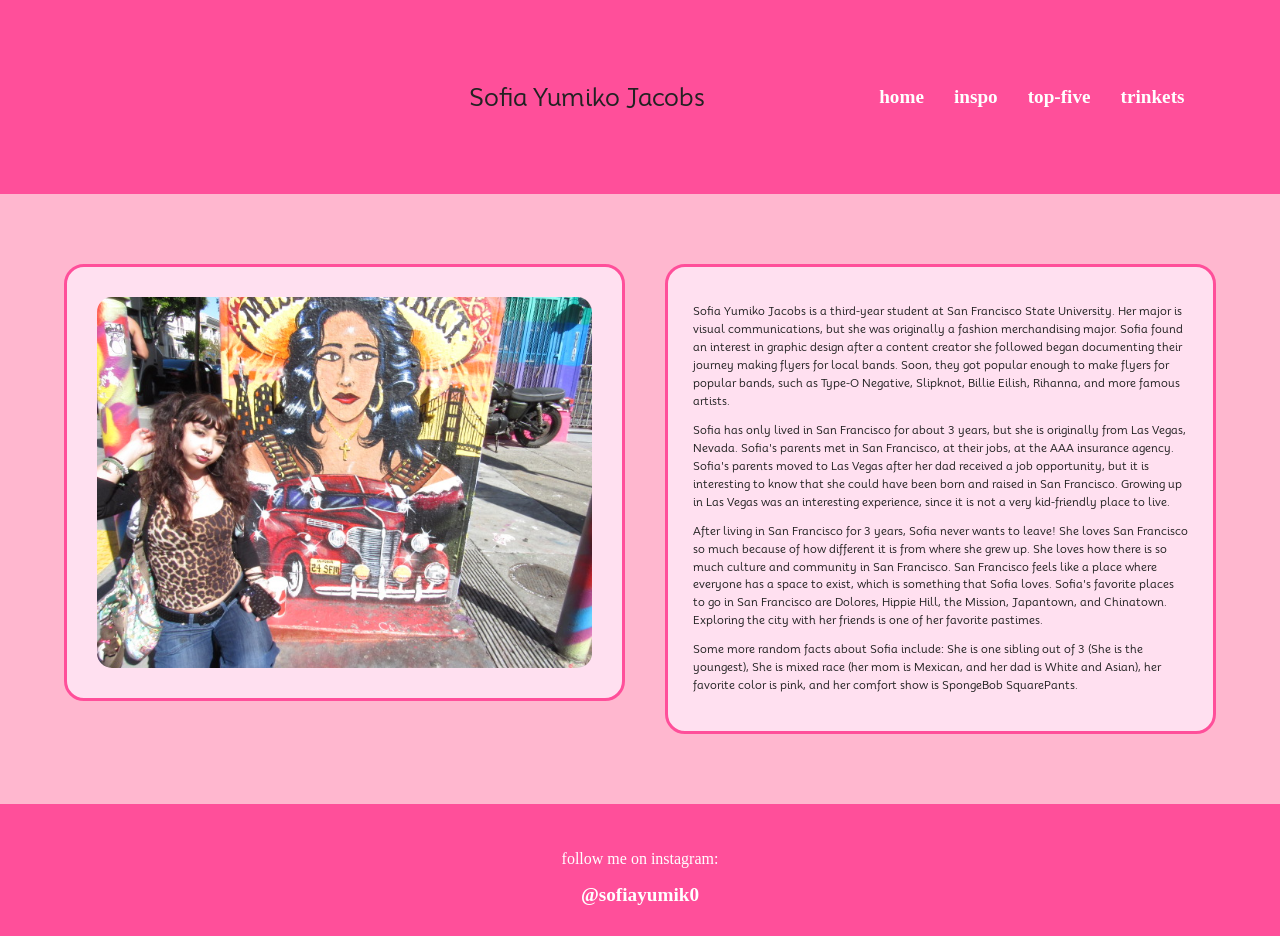
<file: index.html>
<!DOCTYPE html>
<html lang="en">
<head>
        <meta charset="UTF-8">
        <link rel="stylesheet" href="css/style.css">
        <title>sofia yumiko jacobs</title>

        <link rel="preconnect" href="https://fonts.googleapis.com">
        <link rel="preconnect" href="https://fonts.gstatic.com" crossorigin>
        <link href="https://fonts.googleapis.com/css2?family=Bungee&family=Sixtyfour&display=swap" rel="stylesheet">
        <link href="https://fonts.googleapis.com/css2?family=Mooli&display=swap" rel="stylesheet">


</head>
<body>
   <header>
    <div class="header-content">

        <div class="dog-gif">
            <iframe
                src="https://giphy.com/embed/6O9wVR97MWzyyMmx8d"
                width="200"
                height="120"
                frameBorder="0"
                class="giphy-embed"
                allowFullScreen>
            </iframe>
        </div>

        <h1 class="mooli-regular">Sofia Yumiko Jacobs</h1>

        <nav>
            <ul>
                <li><a href="index.html">home</a></li>
                <li><a href="inspo/inspo.html">inspo</a></li>
                <li><a href="top5/topfive.html">top-five</a></li>
                <li><a href="trinkets/trinkets.html">trinkets</a></li>
            </ul>
        </nav>

    </div>
</header>

<div class="row">
    <div class="img-box">
    <img src="img/me.png" alt="Sofia Yumiko Jacobs">
</div>

<div class="text-box">
<p>Sofia Yumiko Jacobs is a third-year student at San Francisco State University. Her major is visual communications, but she was originally a fashion merchandising major. Sofia found an interest in graphic design after a content creator she followed began documenting their journey making flyers for local bands. Soon, they got popular enough to make flyers for popular bands, such as Type-O Negative, Slipknot, Billie Eilish, Rihanna, and more famous artists.</p> 
    
   <p>Sofia has only lived in San Francisco for about 3 years, but she is originally from Las Vegas, Nevada. Sofia's parents met in San Francisco, at their jobs, at the AAA insurance agency. Sofia's parents moved to Las Vegas after her dad received a job opportunity, but it is interesting to know that she could have been born and raised in San Francisco. Growing up in Las Vegas was an interesting experience, since it is not a very kid-friendly place to live. </p>

    <p>After living in San Francisco for 3 years, Sofia never wants to leave! She loves San Francisco so much because of how different it is from where she grew up. She loves how there is so much culture and community in San Francisco. San Francisco feels like a place where everyone has a space to exist, which is something that Sofia loves. Sofia's favorite places to go in San Francisco are Dolores, Hippie Hill, the Mission, Japantown, and Chinatown. Exploring the city with her friends is one of her favorite pastimes. 
        <p>Some more random facts about Sofia include: She is one sibling out of 3 (She is the youngest), She is mixed race (her mom is Mexican, and her dad is White and Asian), her favorite color is pink, and her comfort show is SpongeBob SquarePants. </p>
</div>
</div>

<footer>
    <div class="footer-content">
        <p>follow me on instagram:</p>
        <a class="footer-link" href="https://www.instagram.com/sofiayumik0/" target="_blank">@sofiayumik0</a>
    </div>
</footer>

</body> 

</html>
</file>
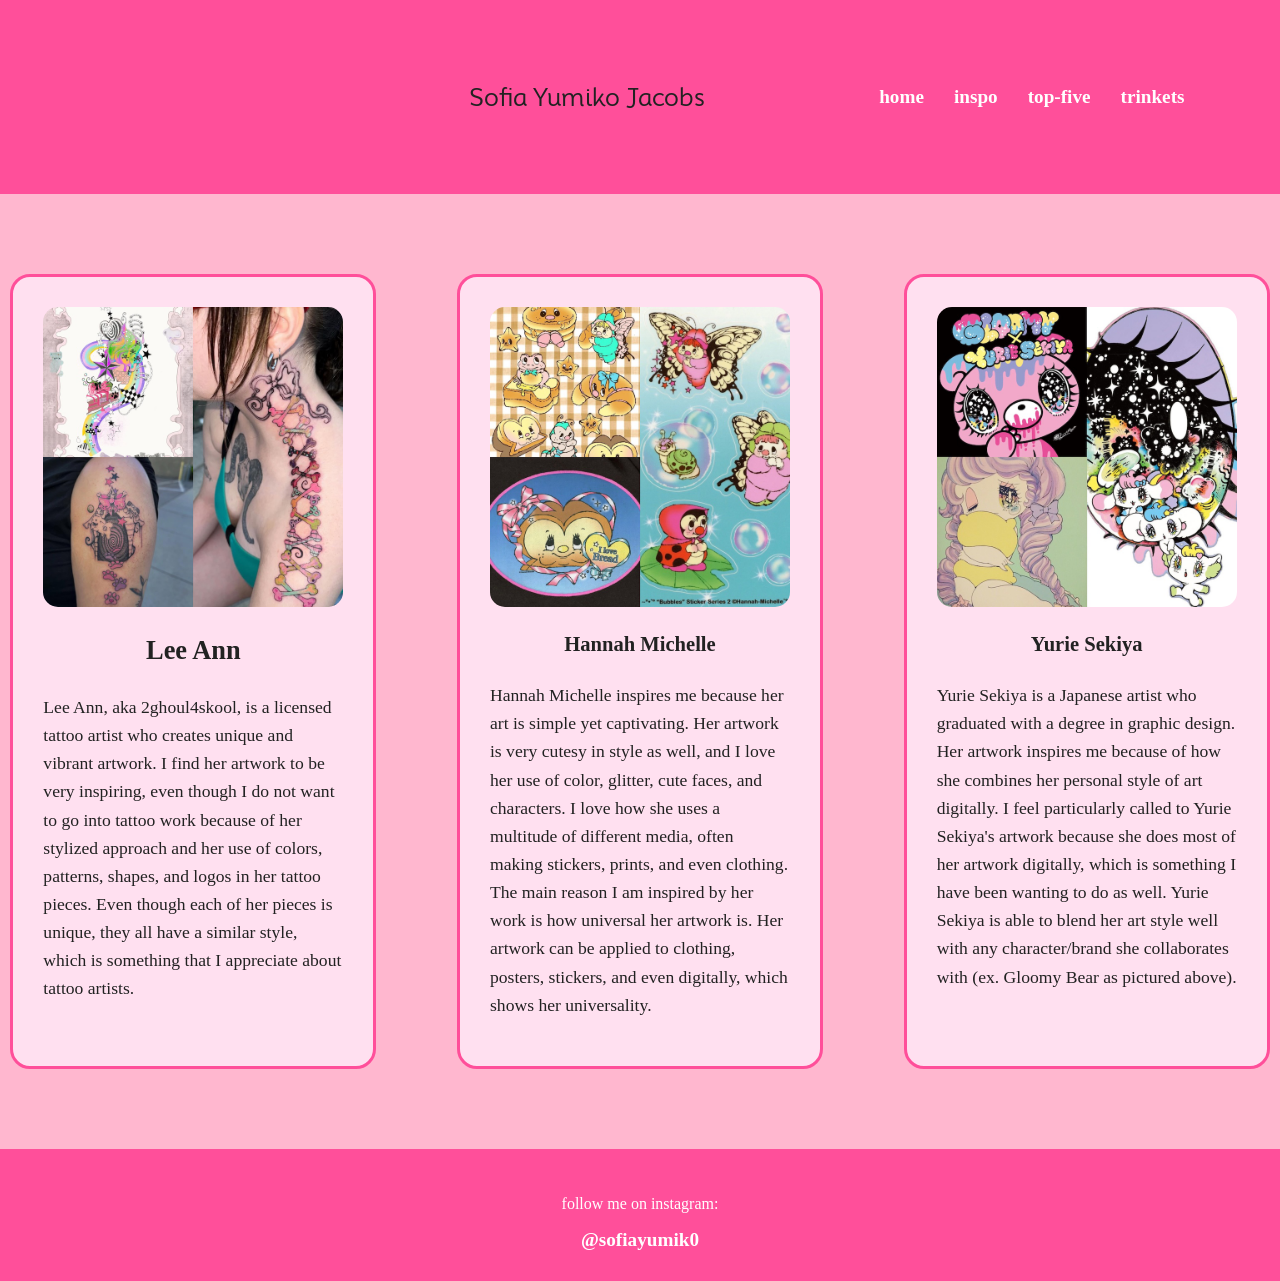
<file: inspo/inspo.html>
<!DOCTYPE html>
<html lang="en">
<head>
   <meta charset="UTF-8">
   <title>I am inspired by</title>
   <link rel="stylesheet" href="css/style.css">
       <link rel="preconnect" href="https://fonts.googleapis.com">
        <link rel="preconnect" href="https://fonts.gstatic.com" crossorigin>
        <link href="https://fonts.googleapis.com/css2?family=Bungee&family=Sixtyfour&display=swap" rel="stylesheet">
        <link href="https://fonts.googleapis.com/css2?family=Mooli&display=swap" rel="stylesheet">


</head>

<body>
<header>
    <div class="header-content">

        <div class="dog-gif">
            <iframe
                src="https://giphy.com/embed/6O9wVR97MWzyyMmx8d"
                width="200"
                height="120"
                frameBorder="0"
                class="giphy-embed"
                allowFullScreen>
            </iframe>
        </div>

        <h1 class="mooli-regular">Sofia Yumiko Jacobs</h1>

        <div class="hamburger">
            ☰
        </div>

        <nav class="nav-menu">
            <ul>
                <li><a href="../index.html">home</a></li>
                <li><a href="../inspo/inspo.html">inspo</a></li>
                <li><a href="../top5/topfive.html">top-five</a></li>
                <li><a href="../trinkets/trinkets.html">trinkets</a></li>
            </ul>
        </nav>

    </div>
</header>
   
<div class="inspo-row">
   <div class="inspo-box">
<img src="img/tattoo.jpeg" alt="lee ann artwork">
<div class="inspo-text">
    <h2> <a href="https://www.instagram.com/2ghoul4skool/">Lee Ann</a> </h2>
<p>Lee Ann, aka 2ghoul4skool, is a licensed tattoo artist who creates unique and vibrant artwork. I find her artwork to be very inspiring, even though I do not want to go into tattoo work because of her stylized approach and her use of colors, patterns, shapes, and logos in her tattoo pieces. Even though each of her pieces is unique, they all have a similar style, which is something that I appreciate about tattoo artists.</p>
</div>
</div>

<br>

<div class="inspo-box">
<img src="img/hannah-michelle.jpeg" alt="hannah michelle artwork">
<div class="inspo-text">
    <h3> <a href="https://hannah-michelle.com/shop">Hannah Michelle</a> </h3>
<p>Hannah Michelle inspires me because her art is simple yet captivating. Her artwork is very cutesy in style as well, and I love her use of color, glitter, cute faces, and characters. I love how she uses a multitude of different media, often making stickers, prints, and even clothing. The main reason I am inspired by her work is how universal her artwork is. Her artwork can be applied to clothing, posters, stickers, and even digitally, which shows her universality.</p>
</div>
</div>

<br>

<div class="inspo-box">
<img src="img/yurie-sekiya.jpeg" alt="yurie sekiya artwork">
<div class="inspo-text">
    <h3> <a href="https://popiko.com/collections/yurie-sekiya">Yurie Sekiya</a> </h3>
<p>Yurie Sekiya is a Japanese artist who graduated with a degree in graphic design. Her artwork inspires me because of how she combines her personal style of art digitally. I feel particularly called to Yurie Sekiya's artwork because she does most of her artwork digitally, which is something I have been wanting to do as well. Yurie Sekiya is able to blend her art style well with any character/brand she collaborates with (ex. Gloomy Bear as pictured above).</p>
</div>
</div>
   

</div>
   
<footer>
    <div class="footer-content">
        <p>follow me on instagram:</p>
        <a class="footer-link" href="https://www.instagram.com/sofiayumik0/" target="_blank">@sofiayumik0</a>
    </div>
</footer>

   <script>
document.querySelector(".hamburger").addEventListener("click", function() {
    document.querySelector("nav ul").classList.toggle("show");
});
</script>

</body>
</html>
</file>
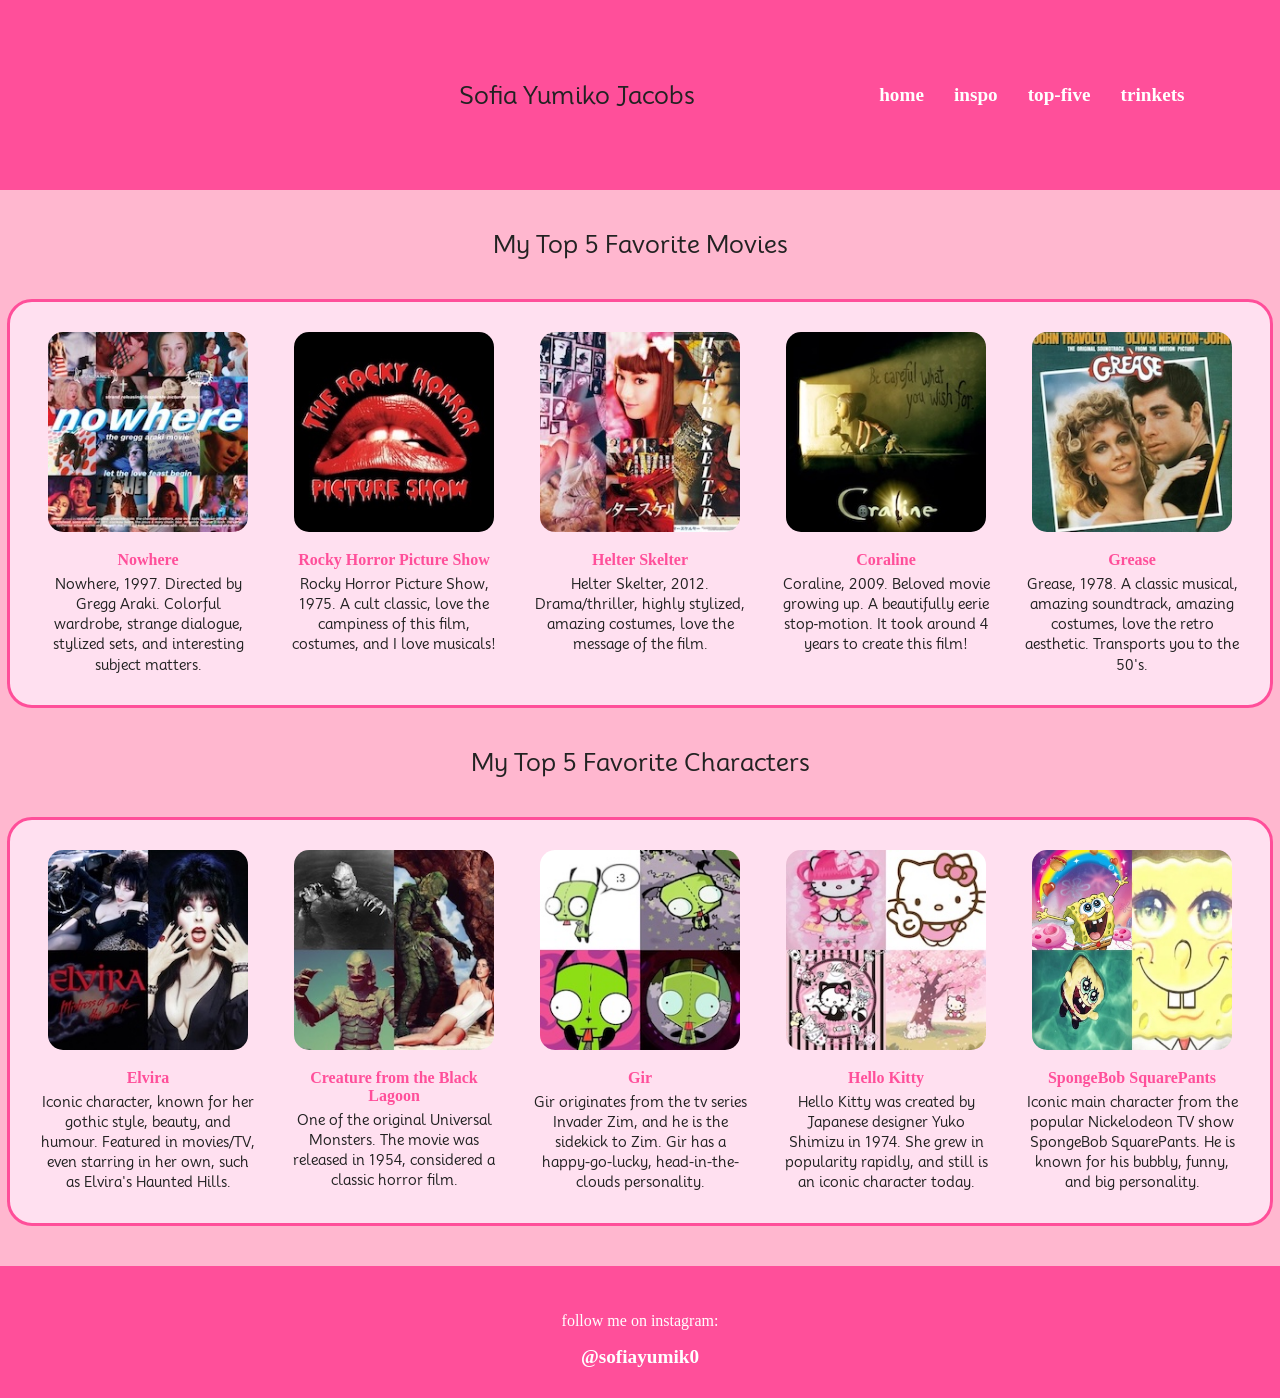
<file: top5/topfive.html>
<!DOCTYPE html>
<html lang="en">
<head>
    <meta charset="UTF-8">
    <link rel="stylesheet" href="../top5/css/style.css">
    <title>Sofia Yumiko Jacobs</title>

    <link rel="preconnect" href="https://fonts.googleapis.com">
    <link rel="preconnect" href="https://fonts.gstatic.com" crossorigin>
    <link href="https://fonts.googleapis.com/css2?family=Bungee&family=Sixtyfour&display=swap" rel="stylesheet">
    <link href="https://fonts.googleapis.com/css2?family=Mooli&display=swap" rel="stylesheet">
</head>

<body>
 <header>
    <div class="header-content">

        <div class="dog-gif">
            <iframe
                src="https://giphy.com/embed/6O9wVR97MWzyyMmx8d"
                width="200"
                height="120"
                frameBorder="0"
                class="giphy-embed"
                allowFullScreen>
            </iframe>
        </div>

        <h1 class="mooli-regular">Sofia Yumiko Jacobs</h1>

        <nav>
            <ul>
                <li><a href="../index.html">home</a></li>
                <li><a href="../inspo/inspo.html">inspo</a></li>
                <li><a href="../top5/topfive.html">top-five</a></li>
                <li><a href="../trinkets/trinkets.html">trinkets</a></li>
            </ul>
        </nav>

    </div>
</header>
    
<div class="gallery-box">
    <h2 class="mooli-regular">My Top 5 Favorite Movies</h2>
</div>

<div class="horizontal-box">
    <div class="horizontal-row">

        <div class="horizontal-item">
            <img src="img/nowhere.jpeg" alt="Nowhere">
       <h3><a href="https://www.dailymotion.com/video/x8oinxr" target="_blank">Nowhere</a></h3>
            <p> Nowhere, 1997. Directed by Gregg Araki. Colorful wardrobe, strange dialogue, stylized sets, and interesting subject matters.</p>
        </div>

        <div class="horizontal-item">
            <img src="img/rockyhorror.jpeg" alt="Rocky Horror Picture Show">
          <h3><a href="https://www.imdb.com/title/tt0073629/" target="_blank">Rocky Horror Picture Show</a></h3>
            <p>Rocky Horror Picture Show, 1975. A cult classic, love the campiness of this film, costumes, and I love musicals!</p>
        </div>

        <div class="horizontal-item">
            <img src="img/helter.jpeg" alt="Helter Skelter">
            <h3><a href="https://www.youtube.com/watch?v=gT5nw2LqfpE" target="_blank">Helter Skelter</a></h3>
            <p>Helter Skelter, 2012. Drama/thriller, highly stylized, amazing costumes, love the message of the film.</p>
        </div>

        <div class="horizontal-item">
            <img src="img/coraline.jpeg" alt="Coraline">
            <h3><a href="https://www.imdb.com/title/tt0327597/" target="_blank">Coraline</a></h3>
            <p>Coraline, 2009. Beloved movie growing up. A beautifully eerie stop‑motion. It took around 4 years to create this film!</p>
        </div>

        <div class="horizontal-item">
            <img src="img/grease.jpeg" alt="Grease">
            <h3><a href="https://www.imdb.com/title/tt0077631" target="_blank">Grease</a></h3>
            <p>Grease, 1978. A classic musical, amazing soundtrack, amazing costumes, love the retro aesthetic. Transports you to the 50's.</p>
        </div>

    </div>
</div>

<div class="gallery-box">
    <h2 class="mooli-regular">My Top 5 Favorite Characters</h2>
</div>

<div class="horizontal-box">
    <div class="horizontal-row">

        <div class="horizontal-item">
            <img src="img/elvira.jpeg" alt="Elvira">
            <h3><a href="https://www.elvira.com/about" target="_blank">Elvira</a></h3>
            <p>Iconic character, known for her gothic style, beauty, and humour. Featured in movies/TV, even starring in her own, such as Elvira's Haunted Hills.  </p>
        </div>

        <div class="horizontal-item">
            <img src="img/creature.jpeg" alt="Creature from the Black Lagoon">
            <h3><a href="https://www.imdb.com/title/tt0046876/" target="_blank">Creature from the Black Lagoon</a></h3>
            <p>One of the original Universal Monsters. The movie was released in 1954, considered a classic horror film. </p>
        </div>

        <div class="horizontal-item">
            <img src="img/gir.jpeg" alt="GIR">
            <h3><a href="https://zim.fandom.com/wiki/GIR" target="_blank">Gir</a></h3>
            <p>Gir originates from the tv series Invader Zim, and he is the sidekick to Zim. Gir has a happy-go-lucky, head-in-the-clouds personality.</p>
        </div>

        <div class="horizontal-item">
            <img src="img/hello.jpeg" alt="Hello Kitty">
            <h3><a href="https://www.sanrio.com/collections/hello-kitty" target="_blank">Hello Kitty</a></h3>
            <p>Hello Kitty was created by Japanese designer Yuko Shimizu in 1974. She grew in popularity rapidly, and still is an iconic character today. </p>
        </div>

        <div class="horizontal-item">
            <img src="img/sponge.jpeg" alt="SpongeBob">
            <h3><a href="https://spongebob.fandom.com/wiki/Encyclopedia_SpongeBobia" target="_blank">SpongeBob SquarePants</a></h3>
            <p>Iconic main character from the popular Nickelodeon TV show SpongeBob SquarePants. He is known for his bubbly, funny, and big personality. </p>
        </div>

    </div>
</div>

<footer>
    <div class="footer-content">
        <p>follow me on instagram:</p>
        <a class="footer-link" href="https://www.instagram.com/sofiayumik0/" target="_blank">@sofiayumik0</a>
    </div>
</footer>

</body>
</html>
</file>
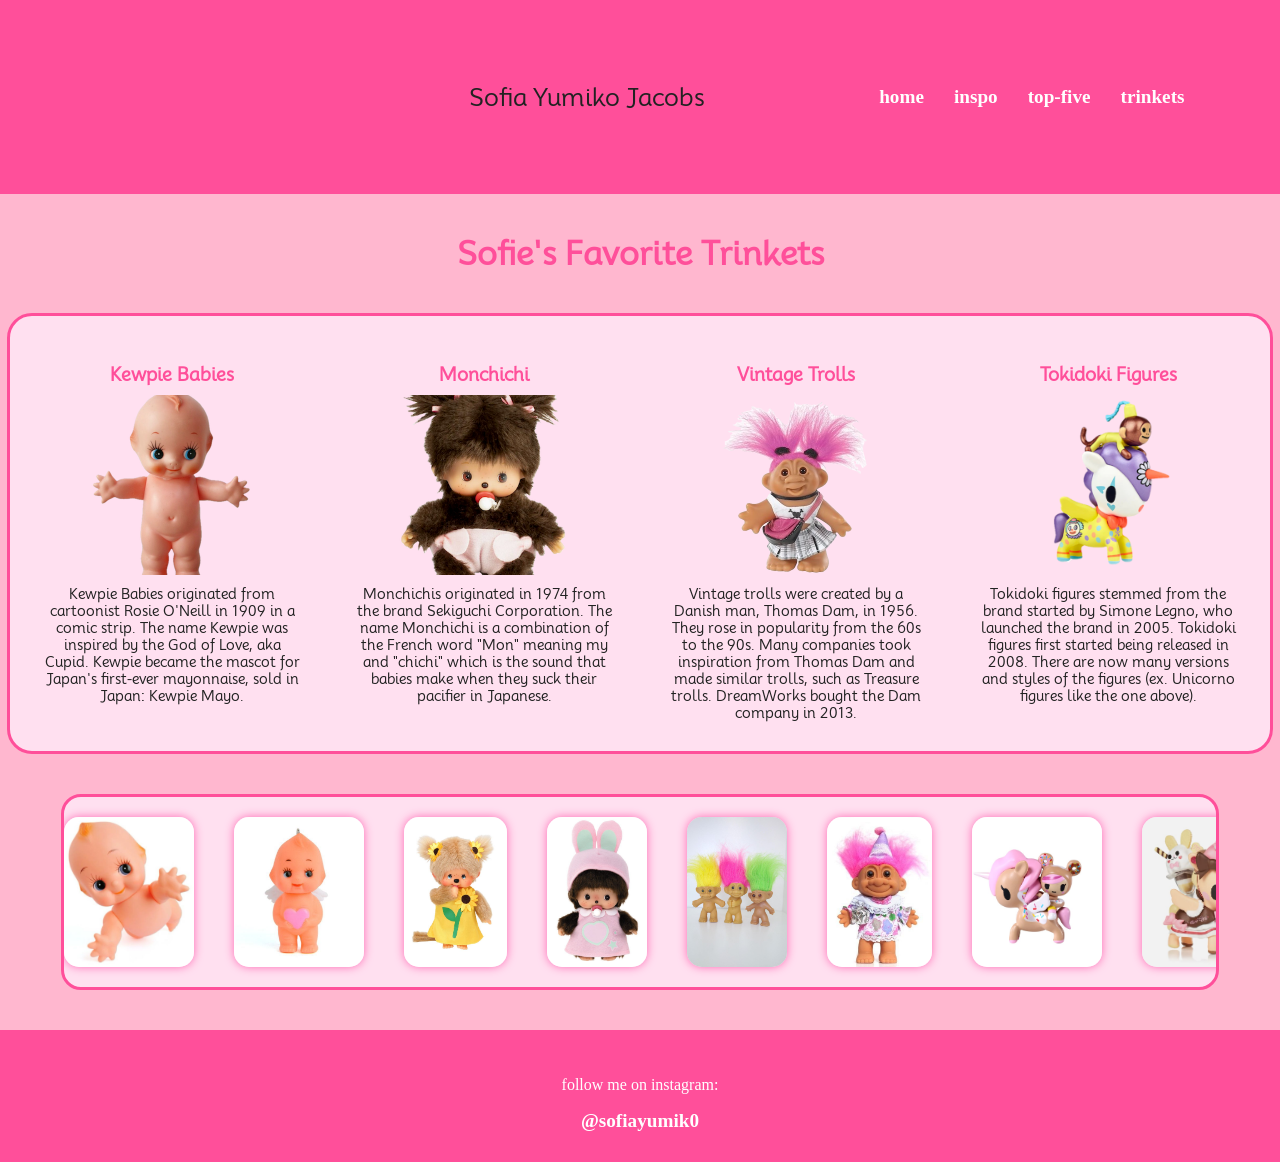
<file: trinkets/trinkets.html>
<!DOCTYPE html>
<html lang="en">
<head>
        <meta charset="UTF-8">
        <link rel="stylesheet" href="css/style.css">
        <title>sofia yumiko jacobs</title>

        <link rel="preconnect" href="https://fonts.googleapis.com">
        <link rel="preconnect" href="https://fonts.gstatic.com" crossorigin>
        <link href="https://fonts.googleapis.com/css2?family=Bungee&family=Sixtyfour&display=swap" rel="stylesheet">
        <link href="https://fonts.googleapis.com/css2?family=Mooli&display=swap" rel="stylesheet">


</head>
<body>
   <header>
    <div class="header-content">

        <div class="dog-gif">
            <iframe
                src="https://giphy.com/embed/6O9wVR97MWzyyMmx8d"
                width="200"
                height="120"
                frameBorder="0"
                class="giphy-embed"
                allowFullScreen>
            </iframe>
        </div>

        <h1 class="mooli-regular">Sofia Yumiko Jacobs</h1>

        <nav>
            <ul>
                <li><a href="../index.html">home</a></li>
                <li><a href="../inspo/inspo.html">inspo</a></li>
                <li><a href="../top5/topfive.html">top-five</a></li>
                <li><a href="../trinkets/trinkets.html">trinkets</a></li>
            </ul>
        </nav>

    </div>
</header>
<h2 class="four-title">Sofie's Favorite Trinkets</h2>

<div class="four-box">

    <div class="four-item">
        <h3 class="four-item-title">Kewpie Babies</h3>
        <img src="img/kewpie.png" alt="kewpie">
        <p>Kewpie Babies originated from cartoonist Rosie O'Neill in 1909 in a comic strip. The name Kewpie was inspired by the God of Love, aka Cupid. Kewpie became the mascot for Japan's first-ever mayonnaise, sold in Japan: Kewpie Mayo.</p>
    </div>

    <div class="four-item">
        <h3 class="four-item-title">Monchichi</h3>
        <img src="img/monchichi.png" alt="monchichi">
        <p>Monchichis originated in 1974 from the brand Sekiguchi Corporation. The name Monchichi is a combination of the French word "Mon" meaning my and "chichi" which is the sound that babies make when they suck their pacifier in Japanese.</p>
    </div>

    <div class="four-item">
        <h3 class="four-item-title">Vintage Trolls</h3>
        <img src="img/troll.png" alt="troll">
        <p>Vintage trolls were created by a Danish man, Thomas Dam, in 1956. They rose in popularity from the 60s to the 90s. Many companies took inspiration from Thomas Dam and made similar trolls, such as Treasure trolls. DreamWorks bought the Dam company in 2013.</p>
    </div>

    <div class="four-item">
        <h3 class="four-item-title">Tokidoki Figures</h3>
        <img src="img/tokidoki.png" alt="unicorno">
        <p>Tokidoki figures stemmed from the brand started by Simone Legno, who launched the brand in 2005. Tokidoki figures first started being released in 2008. There are now many versions and styles of the figures (ex. Unicorno figures like the one above).</p>
    </div>
</div>

<div class="reel-container">
    <div class="reel-track">
        <img src="img/k1.jpeg" alt="kewpie">
        <img src="img/k3.jpeg" alt="monchichi">
        <img src="img/m1.jpeg" alt="troll">
        <img src="img/m2.jpeg" alt="tokidoki">

        <img src="img/t1.jpeg" alt="kewpie">
        <img src="img/t2.jpeg" alt="monchichi">
        <img src="img/t4.jpg" alt="troll">
        <img src="img/t5.jpeg" alt="tokidoki">

        <img src="img/mon1.jpeg" alt="kewpie">
        <img src="img/kewpie1.jpeg" alt="monchichi">
        <img src="img/toki1.jpeg" alt="troll">
        <img src="img/troll2.png" alt="tokidoki">
    </div>
</div>

<footer>
    <div class="footer-content">
        <p>follow me on instagram:</p>
        <a class="footer-link" href="https://www.instagram.com/sofiayumik0/" target="_blank">@sofiayumik0</a>
    </div>
</footer>

</body> 

</html>
</file>
<file: css/style.css>
:root {
    --bg: #ffb7cf;
    --text: #222;
    --link: #ff4f9a;
    --accent: #ff69b4;
    --max-width: 900px;
}

body {
    margin: 0;
   background-color: var(--bg);
    color: var(--text);
}

header {
    background-color: var(--link);
    padding: 35px;
    text-align: center;
}

.header-content {
    width: 90%;
    max-width: 1200px;
    margin: 0 auto;

    display:flex;
    justify-content: space-between;
    align-items: center;
}

header h1 {
    font-size: 1.5rem;
    margin: 0;
}

.title-with-gif {
    display: flex;
    align-items: center;
    gap: 15px;
}

.header-gif {
    width: 25px;
    height: auto;
    border-radius: 10px;
}

nav ul {
    list-style: none;
    display: flex;
    gap: 30px;
    margin: 0;
    padding: 0;
}

nav a {
    color: white;
    text-decoration: none;
    font-size: 1.2rem;
    font-weight: bold;
}

nav a:hover {
    color: var(--accent);
}

.bungee-regular {
    font-family: 'Bungee Regular', cursive;
}

.mooli-regular {
  font-family: "Mooli", sans-serif;
  font-weight: 400;
  font-style: normal;
}

.container {
    max-width: var(--max-width);
    margin: 0 auto;
    padding: 2rem;
}

.img-box {
    width: 500px;
    margin: 30px auto;
    padding: 30px;
    background: #ffe0f0;
    border: 3px solid #ff4f9a;
    border-radius: 20px;
    text-align: center;
}

.img-box img {
    width: 100%;
    border-radius: 15px;
    display: block;
    transition: box-shadow 0.3s ease, transform 0.3s ease;
}

.img-box img:hover {
    box-shadow: 0 0 25px #ff69b4;
    transform: scale(1.03);
}

.text-box {
    width: 500px;
    margin: 30px auto;
    padding: 25px;
    background: #ffe0f0;
    border: 3px solid #ff4f9a;
    border-radius: 20px;
    font-size: 0.7rem;
    line-height: 1.6;
    font-family: "Mooli", sans-serif;
}

.row {
    display: flex;
    justify-content: center;
    align-items: flex-start;
    gap: 40px;
    margin: 40px auto;
    width: 90%;
    max-width: 1300px;
}


footer {
    background-color: #ff4f9a;
    padding: 30px;
    margin-top: 40px;
    text-align: center;
    color: white;
}

.footer-content {
    width: 90%;
    max-width: 1200px;
    margin: 0 auto;
}

.footer-link {
    color: white;
    text-decoration: none;
    font-weight: bold;
    font-size: 1.2rem;
}

.fotter-link:hover {
    color: var(--accent);
}

@media (max-width: 1100px) {
    .row {
        flex-direction: column;
        align-items: center;
    }
}
</file>
<file: inspo/css/style.css>
:root {
    --bg: #ffb7cf;
    --text: #222;
    --link: #ff4f9a;
    --accent: #ff69b4;
    --max-width: 900px;
}

body {
    margin: 0;
   background-color: var(--bg);
    color: var(--text);
}

header {
    background-color: var(--link);
    padding: 35px;
    text-align: center;
}

.header-content {
    width: 90%;
    max-width: 1200px;
    margin: 0 auto;

    display:flex;
    justify-content: space-between;
    align-items: center;
}

header h1 {
    font-size: 1.5rem;
    margin: 0;
}

.title-with-gif {
    display: flex;
    align-items: center;
    gap: 15px;
}

.header-gif {
    width: 25px;
    height: auto;
    border-radius: 10px;
}

nav ul {
    list-style: none;
    display: flex;
    gap: 30px;
    margin: 0;
    padding: 0;
}

nav a {
    color: white;
    text-decoration: none;
    font-size: 1.2rem;
    font-weight: bold;
}

nav a:hover {
    color: var(--accent);
}

.bungee-regular {
    font-family: 'Bungee Regular', cursive;
}

.container {
    max-width: var(--max-width);
    margin: 0 auto;
    padding: 2rem;
}

.inspo-text {
    font-size: 1.1rem;
    line-height: 1.6;
    text-align: left;
}

footer {
    background-color: #ff4f9a;
    padding: 30px;
    margin-top: 40px;
    text-align: center;
    color: white;
}

.footer-content {
    width: 90%;
    max-width: 1200px;
    margin: 0 auto;
}

.footer-link {
    color: white;
    text-decoration: none;
    font-weight: bold;
    font-size: 1.2rem;
}

.fotter-link:hover {
    color: var(--accent);
}

.mooli-regular {
  font-family: "Mooli", sans-serif;
  font-weight: 400;
  font-style: normal;
}

.inspo-text h2,
.inspo-text h3 {
    text-align: center;
    width: 100%;
}

.inspo-box {
    width: 300px;
    margin: 40px auto;
    padding: 30px;
    background: #ffe0f0;
    border: 3px solid var(--link);
    border-radius: 20px;
}

.inspo-box img {
    width: 100%;
    border-radius: 15px;
    display: block;
    margin-bottom: 20px;
    transition: box-shadow 0.3s ease, transform 0.3s ease;
}

.inspo-box img:hover {
    box-shadow: 0 0 25px var(--accent);
    transform: scale(1.03);
}

.inspo-row {
    display: flex;
    justify-content: center;
    gap: 30px;
    flex-wrap: wrap;
    margin-top: 40px;
}

a {
    text-decoration: none;
    color: inherit;
}

a:hover {
    text-decoration: none;
    color: inherit;
    text-shadow: 0 0 8px var(--accent);
}

.hamburger {
    display: none;
    font-size: 2rem;
    cursor: pointer;
    color: white;
}

.nav-menu {
    display: flex;
}

@media (max-width: 800px) {

    .hamburger {
        display: block;
    }

    nav ul {
        display: none; 
        flex-direction: column;
        background: var(--link);
        padding: 20px;
        border-radius: 15px;
        margin-top: 20px;
        gap: 20px;
        text-align: center;
    }

    nav ul.show {
        display: flex; 
    }

    .header-content {
        flex-wrap: wrap;
        justify-content: center;
        text-align: center;
    }

    header h1 {
        width: 100%;
        margin-top: 10px;
    }
}
</file>
<file: top5/css/style.css>
:root {
    --bg: #ffb7cf;
    --text: #222;
    --link: #ff4f9a;
    --accent: #ff69b4;
    --max-width: 900px;
}

body {
    margin: 0;
   background-color: var(--bg);
    color: var(--text);
}

header {
    background-color: var(--link);
    padding: 35px;
    text-align: center;
}

.header-content {
    width: 90%;
    max-width: 1200px;
    margin: 0 auto;

    display:flex;
    justify-content: space-between;
    align-items: center;
}

header h1 {
    font-size: 1.5rem;
    margin: 0;
}

title-with-gif {
    display: flex;
    align-items: center;
    gap: 15px;
}

.header-gif {
    width: 25px;
    height: auto;
    border-radius: 10px;
}

nav ul {
    list-style: none;
    display: flex;
    gap: 30px;
    margin: 0;
    padding: 0;
}

nav a {
    color: white;
    text-decoration: none;
    font-size: 1.2rem;
    font-weight: bold;
}

nav a:hover {
    color: var(--accent);
}

.bungee-regular {
    font-family: 'Bungee Regular', cursive;
}

.mooli-regular {
  font-family: "Mooli", sans-serif;
  font-weight: 400;
  font-style: normal;
}

.gallery-box {
    width: 100%;
    text-align: center;
    margin-top: 40px;
    margin-bottom: 20px;
}

footer {
    background-color: #ff4f9a;
    padding: 30px;
    margin-top: 40px;
    text-align: center;
    color: white;
}

.footer-content {
    width: 90%;
    max-width: 1200px;
    margin: 0 auto;
}

.footer-link {
    color: white;
    text-decoration: none;
    font-weight: bold;
    font-size: 1.2rem;
}

.footer-link:hover {
    color: var(--accent);
}

.horizontal-box {
    width: 95%;
    max-width: 1200px;
    margin: 40px auto;
    padding: 30px;
    background: #ffe0f0;
    border: 3px solid var(--link);
    border-radius: 25px;
}

.horizontal-row {
    display: flex;
    justify-content: space-between;
    gap: 20px;
    flex-wrap: nowrap;
}

.horizontal-item {
    width: 18%; 
    text-align: center;
}

.horizontal-item img {
    width: 100%;
    max-width: 200px;
    height: auto;
    border-radius: 15px;
    margin-bottom: 10px;
    transition: transform 0.3s ease, box-shadow 0.3s ease;
}

.horizontal-item img:hover {
    transform: scale(1.03);
    box-shadow: 0 0 20px var(--accent);
}

.horizontal-item h3 {
    color: var(--link);
    font-size: 1rem;
    margin: 5px 0;
}

.horizontal-item p {
    font-family: "Mooli", sans-serif;
    font-size: 0.9rem;
    line-height: 1.4;
    margin: 0;
}

.gallery-box {
    text-align: center;
}

.horizontal-item h3 a {
    text-decoration: none;      
    color: inherit;             
}

.horizontal-item h3 a:hover {
    text-decoration: none;      
    color: inherit;            
}

.horizontal-item h3 a:hover {
    color: var(--accent);
    text-shadow: 0 0 8px var(--accent);
}


.dog-gif {
    flex: 1;
    display: flex;
    justify-content: flex-start;
}

header h1 {
    flex: 1;
    text-align: justify;
}

nav {
    flex: 1;
    display: flex;
    justify-content: flex-end;
}
</file>
<file: trinkets/css/style.css>
:root {
    --bg: #ffb7cf;
    --text: #222;
    --link: #ff4f9a;
    --accent: #ff69b4;
    --max-width: 900px;
}

body {
    margin: 0;
   background-color: var(--bg);
    color: var(--text);
}

header {
    background-color: var(--link);
    padding: 35px;
    text-align: center;
}

.header-content {
    width: 90%;
    max-width: 1200px;
    margin: 0 auto;

    display:flex;
    justify-content: space-between;
    align-items: center;
}

header h1 {
    font-size: 1.5rem;
    margin: 0;
}

.title-with-gif {
    display: flex;
    align-items: center;
    gap: 15px;
}

.header-gif {
    width: 25px;
    height: auto;
    border-radius: 10px;
}

nav ul {
    list-style: none;
    display: flex;
    gap: 30px;
    margin: 0;
    padding: 0;
}

nav a {
    color: white;
    text-decoration: none;
    font-size: 1.2rem;
    font-weight: bold;
}

nav a:hover {
    color: var(--accent);
}

.bungee-regular {
    font-family: 'Bungee Regular', cursive;
}

.mooli-regular {
  font-family: "Mooli", sans-serif;
  font-weight: 400;
  font-style: normal;
}

.container {
    max-width: var(--max-width);
    margin: 0 auto;
    padding: 2rem;
}

.img-box {
    width: 500px;
    margin: 30px auto;
    padding: 30px;
    background: #ffe0f0;
    border: 3px solid #ff4f9a;
    border-radius: 20px;
    text-align: center;
}

.img-box img {
    width: 100%;
    border-radius: 15px;
    display: block;
    transition: box-shadow 0.3s ease, transform 0.3s ease;
}

.img-box img:hover {
    box-shadow: 0 0 25px #ff69b4;
    transform: scale(1.03);
}

.text-box {
    width: 500px;
    margin: 30px auto;
    padding: 25px;
    background: #ffe0f0;
    border: 3px solid #ff4f9a;
    border-radius: 20px;
    font-size: 1rem;
    line-height: 1.6;
    font-family: "Mooli", sans-serif;
}

.row {
    display: flex;
    justify-content: center;
    align-items: flex-start;
    gap: 40px;
    margin: 40px auto;
    width: 90%;
    max-width: 1300px;
}


footer {
    background-color: #ff4f9a;
    padding: 30px;
    margin-top: 40px;
    text-align: center;
    color: white;
}

.footer-content {
    width: 90%;
    max-width: 1200px;
    margin: 0 auto;
}

.footer-link {
    color: white;
    text-decoration: none;
    font-weight: bold;
    font-size: 1.2rem;
}

.fotter-link:hover {
    color: var(--accent);
}

@media (max-width: 1100px) {
    .row {
        flex-direction: column;
        align-items: center;
    }
}

.four-box {
    width: 95%;
    max-width: 1200px;
    margin: 40px auto;
    padding: 30px;
    background: #ffe0f0;
    border: 3px solid var(--link);
    border-radius: 25px;

    display: flex;
    justify-content: space-between;
    gap: 20px;
}

.four-item {
    width: 22%;
    text-align: center;
}

.four-item img:hover {
    transform: scale(1.03);
    box-shadow: 0 0 20px var(--accent);
}

.four-item p {
    font-family: "Mooli", sans-serif;
    font-size: 0.9rem;
    margin: 0;
}

.four-item img {
    width: 180px;
    height: 180px;
    object-fit: cover;
    border-radius: 15px;
    display: block;
    margin: 0 auto 10px;
    transition: transform 0.3s ease, box-shadow 0.3s ease;
}

.four-item img:hover {
    transform: scale(1.05);
    box-shadow: 0 0 20px var(--accent);
}

.four-title {
    text-align: center;
    font-family: "Mooli", sans-serif;
    font-size: 2rem;
    color: var(--link);
    margin-top: 40px;
    margin-bottom: 20px;
}

.four-item {
    width: 22%;
    text-align: center; 
}

.four-item-title {
    text-align: center;
    font-family: "Mooli", sans-serif;
    font-size: 1.1rem;
    color: var(--link);
    margin-bottom: 10px;
}

.reel-container {
    width: 90%;
    overflow: hidden;
    margin: 40px auto;
    padding: 20px 0;
    background: #ffe0f0;
    border: 3px solid var(--link);
    border-radius: 20px;
}

.reel-track {
    display: flex;
    gap: 40px;
    animation: scroll 20s linear infinite;
}

.reel-track img {
    width: 130px;
    height: 150px;
    object-fit: cover;
    border-radius: 15px;
    box-shadow: 0 0 10px var(--accent);
    transition: transform 0.3s ease;
}

.reel-track img:hover {
    transform: scale(1.1);
}

@keyframes scroll {
    from {
        transform: translateX(0);
    }
    to {
        transform: translateX(-50%);
    }
}

.four-item:nth-child(3) img:hover {
    animation: trollSparkle 0.8s ease-in-out infinite alternate;
}

@keyframes trollSparkle {
    from {
        transform: scale(1);
        box-shadow: 0 0 10px var(--accent);
    }
    to {
        transform: scale(1.08);
        box-shadow: 0 0 25px var(--accent);
    }
}

.four-item:nth-child(2) img:hover {
    animation: wiggle 0.4s ease;
}

@keyframes wiggle {
    0% { transform: rotate(0deg); }
    25% { transform: rotate(3deg); }
    50% { transform: rotate(-3deg); }
    75% { transform: rotate(2deg); }
    100% { transform: rotate(0deg); }
}

.four-item:nth-child(4) img:hover {
    animation: bounce 0.4s ease;
}

@keyframes bounce {
    0%   { transform: scale(1); }
    50%  { transform: scale(1.08); }
    100% { transform: scale(1); }
}

.four-item:nth-child(1) img:hover {
    animation: kewpieWiggle 0.5s ease;
    box-shadow: 0 0 20px var(--accent);
}

@keyframes kewpieWiggle {
    0% { transform: rotate(0deg) scale(1); }
    25% { transform: rotate(2deg) scale(1.03); }
    50% { transform: rotate(-2deg) scale(1.03); }
    75% { transform: rotate(1deg) scale(1.03); }
    100% { transform: rotate(0deg) scale(1); }
}
</file>
